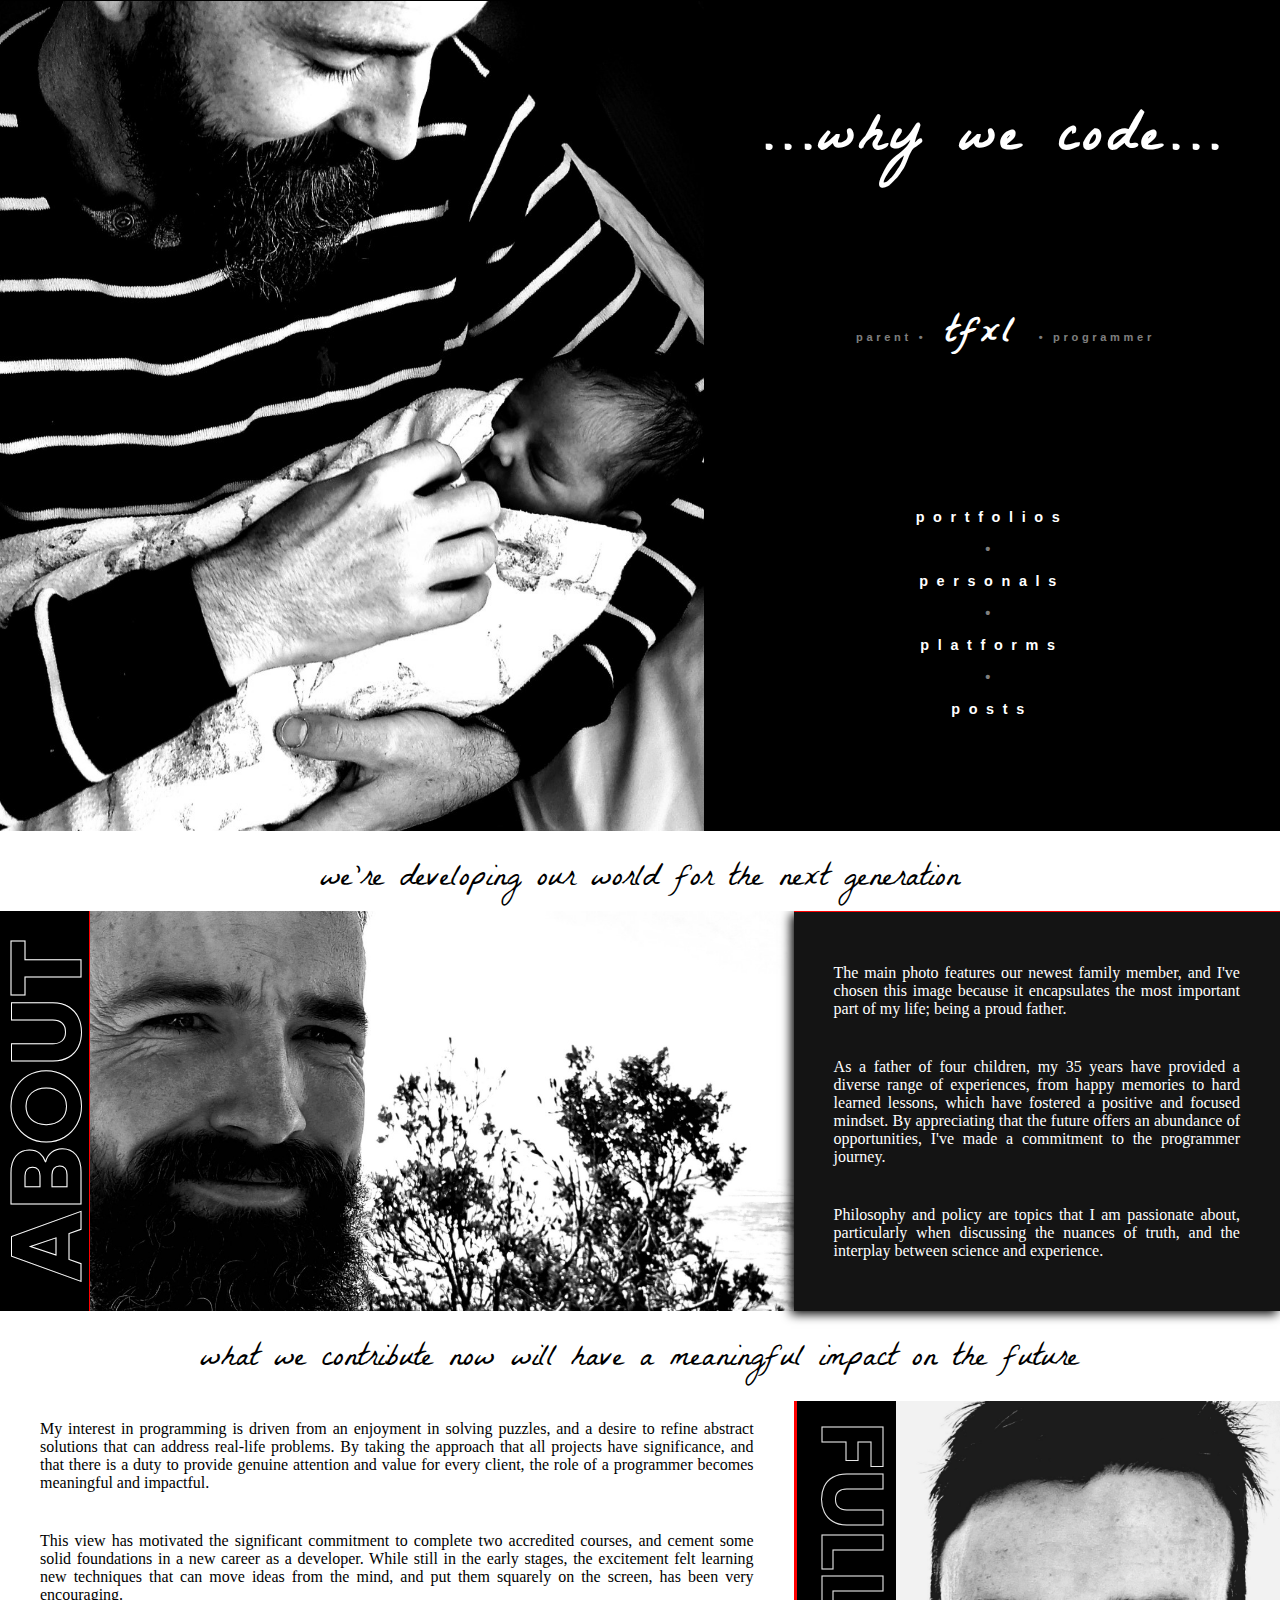
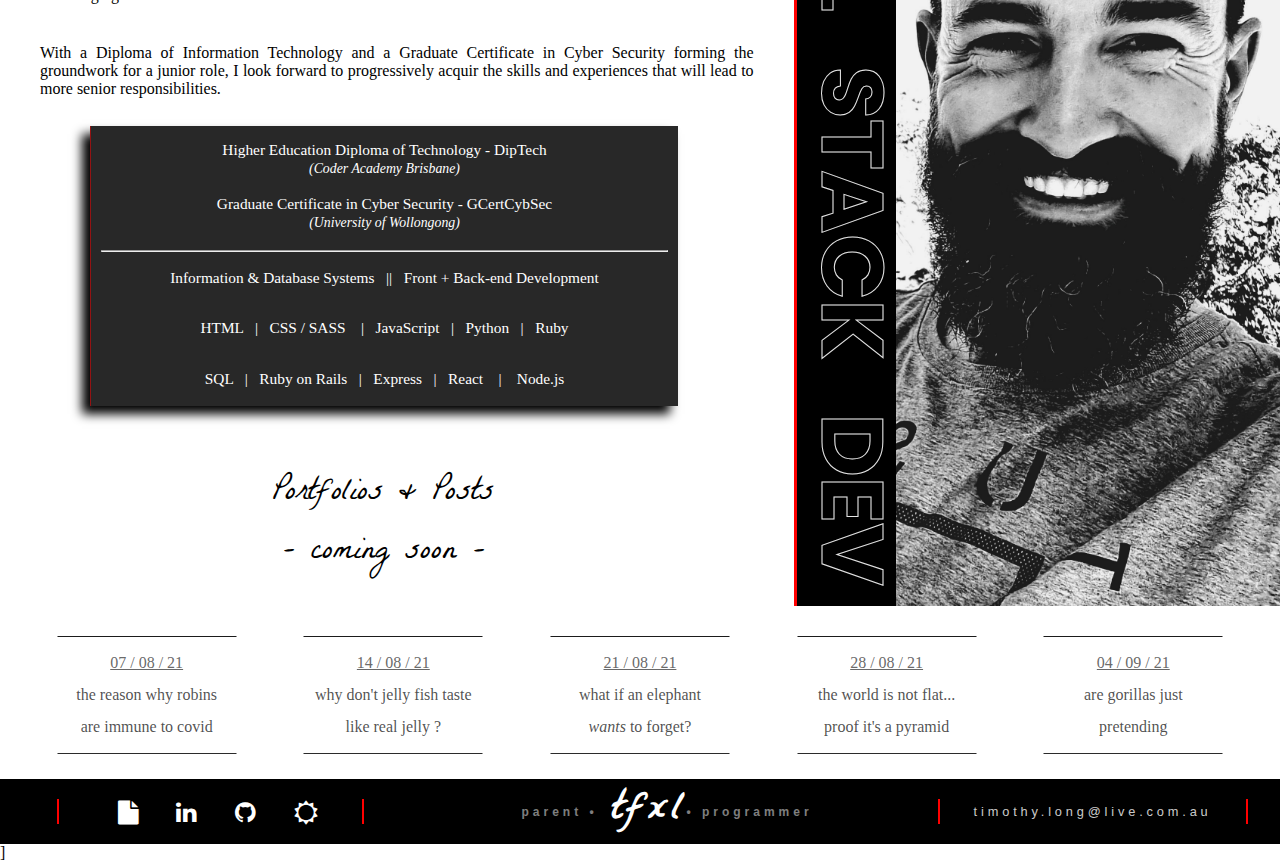
<file: index.html>
<!DOCTYPE html>
<html lang="en">

<head>
  <meta charset="UTF-8">
  <meta http-equiv="X-UA-Compatible" content="IE=edge">
  <meta name="viewport" content="width=device-width, initial-scale=1.0">

  <title>parent &#8226; tfxl &#8226; programmer</title>


  <link rel="stylesheet" href="/css/style_main_site.css" integrity="sha384-c1S304qMMQ37hQKhQDGA/2gkAa6QmbyL78xiLpIEAXds3JypPFMwHAf6MVj7Y8+6" integrity="sha512-1lk1MzzP//jNEaxXBwNvdMBZLqPQTDUqQb9IX4JP+aNSU0xTWZvNvAkbQAmMpzJPPIhEssRRjrm9CaiWsRfoaA==">

  <link rel="stylesheet" href="/css/style_responsiveness.css" integrity="P8w2f9ZkyaOQlTZXoUUu1whWHwNtUBbNjlQvPH3jKEL5ijNXE9nt80EBwran/lP2" integrity="sha512-Duz0VFFKzsfYlFJgWkrRGRRHZemtjBwAll+KrHxv8VJMVgJU8PP79+MbjMG7Uj0lyG8oOqfaqt1DTZekSg1NBw==">

  <link rel="stylesheet" href="https://cdnjs.cloudflare.com/ajax/libs/font-awesome/4.7.0/css/font-awesome.min.css" integrity="sha384-wvfXpqpZZVQGK6TAh5PVlGOfQNHSoD2xbE+QkPxCAFlNEevoEH3Sl0sibVcOQVnN" integrity="sha512-SfTiTlX6kk+qitfevl/7LibUOeJWlt9rbyDn92a1DqWOw9vWG2MFoays0sgObmWazO5BQPiFucnnEAjpAB+/Sw==" crossorigin="anonymous">
 
  <!-- Fonts are collected through google font, while standard fonts for paragraphs has been retained. This offers some serif
  styling which can be useful for longer paragraphs, while serif allows for a clean and modern text for smaller areas of 
  text, at least in this design. The google fonts are good to bring in for additional character and styling. -->
  
  <link rel="preconnect" href="https://fonts.googleapis.com"> 
  <link rel="preconnect" href="https://fonts.gstatic.com" crossorigin> 
  <link href="https://fonts.googleapis.com/css2?family=La+Belle+Aurore&family=Poppins:wght@800&display=swap" rel="stylesheet">


 
 
</head>

<body>
  

  <section id="top_of_site_section">

    <!-- This section contains a lot of components, including a header which is of primary importance in the tablet and 
    phone viewport sizes, where users are used to access to menus, and the header can follow the user through the page
    to retain the "tfxl" identity. The header is divided into it's own sections, with paragraphs used to house links for 
    greater control with styling, and the option to add text if desired. Spans within the h2 heading section, as utilised
    throughout the site, give greater control of styling individual sections of text for maximum impact, while housed in 
    a semantic h2 tag, which itself is usually within its own container -->

    <header id = "topbar">

        <section id="topbar_contact">
          <p id="topbar_my_contact">        
            <a href="https://www.w3schools.com/howto/howto_css_contact_section.asp" class="fa fa-address-card-o"></a>
          </p>   
        </section>
  
        <h2 id="topbar_heading">
          <span class="parent_span">&nbsp;&nbsp;&nbsp;&nbsp;parent &#8226;&nbsp;&nbsp;</span>
          tfxl
          <span class="programmer_span">&nbsp;&#8226;programmer</span>
        </h2>
  
        <section id="topbar_menu">
          <p><a href="https://www.w3schools.com/howto/howto_js_mobile_navbar.asp" class="fa fa-bars"></a></p>
        </section>
  
    </header>

    <!-- The encapsulating section tag ontains many components within its scope, including the above header, and the following headings 
    h1 and h2, which allow different     CSS styling and sizing, and the use of spans within the h2 menu give more customisation. 
    This has allowed the headings to be a little more elegant, and convey messaging beyond the text themselves. The section wrap 
    also gives an overall grid to work with to keep components within their own responsive sections. -->

    <h1>...why we code...</h1>

    <h2 id="identity_subheading">
      <span class="parent_span">&nbsp;&nbsp;&nbsp;&nbsp;parent &#8226;&nbsp;&nbsp; </span>
      tfxl
      <span class="programmer_span"> &#8226; programmer</span>
    </h2>
        
    <!-- A short mention that the figure tags allow semantic html, housing an image with an "alt" attribute. This forms
    the primary display on all viewports and is coupled with stylish font to create the desired effect.  -->

    <figure> 
      <img id="main_image" src ="/image/t_and_m.jpg" alt="photo of website author holding his baby">
    </figure>

    <!-- The navigation has utilised a semantic tag nav while containing multiple paragraph tags to allow control over
    styling and sizing, and let anchor tags be placed within. This helps with site navigation. Even though the main 
    site is designed to scroll through, this allows the user to jump to those sections quickly, or redirect to the 
    posts page, which is separate.  -->

    <nav id="my_nav">
      <p class="nav_item"><a href="#portfolio_statement">portfolios</a></p>
      <p class="nav_dot">&#8226;</p>
      <p class="nav_item"><a href="#heading_about">personals</a></p>
      <p class="nav_dot">&#8226;</p>
      <p class="nav_item"><a href="#socials_section">platforms</a></p>
      <p class="nav_dot">&#8226;</p>
      <p class="nav_item"><a href="#container_posts">posts</a></p>
    </nav>

    <p id="mission_statement_1">we're developing our world for the next generation</p>


  </section>

  <!-- This main section houses many semantic tags and components, and is itself the most significant part of the information
  provided in this site, compared with the more graphical initial section. As such, there are multiple containers used
  to display this text, with additional major headings , figure and img tags, and of course, paragraphs. These paragraph 
  tags have often been used multiple times to create bodies of text which can be individually styled.  -->

  <main>

    <h1 id="heading_about"><span class="rotate270">ABOUT</span></h1>

    <!-- Semantic figure and image, with the important "alt" attribute included. -->

    <figure>
      <img id="close_up_photo" src="/image/t_cropped.jpg" alt="close up photo of author's face">
    </figure>

    <!-- These "about" containers separate primarily personal and primarily professional bio information, although the content does cross
    over somewhat, which I'm happy with. However, to further individualize these ideas, the backgrounds are different colours (white/black)
    and the text is in opposite contrast. These expand in height for responsive design through CSS so as to retain the content. They are simple
    section containers with paragraphs, allowing the CSS to create further margins and responsiveness.  -->

    <section id="container_about_paragraphs">
      <p>The main photo features our newest family member, and I've chosen this image because it encapsulates the most important part of my life; being a proud father.</p>

      <p>As a father of four children, my 35 years have provided a diverse range of experiences, from happy memories to hard learned lessons, which have fostered a positive and focused mindset. 
        By appreciating that the future offers an abundance of opportunities, I've made a commitment to the programmer journey. </p>      

      <p>Philosophy and policy are topics that I am passionate about, particularly when discussing the nuances of truth, and the interplay between science and experience.</p>   
    </section>


    <section id="container_programming_paragraphs">
      <p>My interest in programming is driven from an enjoyment in solving puzzles, and a desire to refine abstract solutions that can address real-life problems.
         By taking the approach that all projects have significance, and that there is a duty to provide genuine attention and value for every client, the role of 
         a programmer becomes meaningful and impactful. 
      </p>

      <p>This view has motivated the significant commitment to complete two accredited courses, and cement some solid foundations in a new career as a developer. 
        While still in the early stages, the excitement felt learning new techniques that can move ideas from the mind, and put them squarely on 
        the screen, has been very encouraging.
      </p>
      <p>With a Diploma of Information Technology and a Graduate Certificate in Cyber Security forming the groundwork for a junior role, I look forward to progressively 
        acquir the skills and experiences that will lead to more senior responsibilities.
      </p>        
      
    </section>    
        
    <!-- Utilising a different font conveys an important message, and this paragraph has been given a "mission_statement" id (one of 2)
    In this particular presentation, I have kept the message fun, as it is suitable at this stage of development. As the page evolves
    the messaging may change, however it injects a little humour into the page before reaching the posts -->

    <p id="mission_statement_2">what we contribute now will have a meaningful impact on the future</p>

    <!-- The container for qualifications was played around with a lot, including creating expandable cards, then rotated cards and 
    finally settled on a flat, shadowed and centered within available whitespace option. This brought it back to the design That
    I was trying to achieve. Something elegant and sleek, while allowing a little character to jump through, but avoid the clutter
    that many effects (rotations/slides) etc were bringing to my design. I found this to be difficult to achieve, and chased it 
    for quite a while, before bringing it back to a simple yet, hopefully, more elegant design. It incorporates CSS for colours,
    shading, position, and contains multiple paragraphs, with a button for the link to a mock-up resume file.  -->
    
    <section id="container_qualifications">
      <p>
        Higher Education Diploma of Technology - DipTech <br><span style="font-size: 0.9em; font-style:italic">(Coder Academy Brisbane)</span><br><br>
        Graduate Certificate in Cyber Security - GCertCybSec <br><span style="font-size: 0.9em; font-style:italic">(University of Wollongong)</span>
      </p>
      <hr style="color:red; width: 100%; align-self: center">
      <p>Information & Database Systems &nbsp;&nbsp;||&nbsp;&nbsp; Front + Back-end Development</p>
      <p>
        HTML &nbsp;&nbsp;|&nbsp;&nbsp; CSS / SASS &nbsp;&nbsp; | &nbsp;&nbsp;JavaScript &nbsp;&nbsp;|&nbsp;&nbsp; Python &nbsp;&nbsp;|&nbsp;&nbsp; Ruby
      </p>
      <p>
      SQL &nbsp;&nbsp;|&nbsp;&nbsp; Ruby on Rails &nbsp;&nbsp;|&nbsp;&nbsp; Express &nbsp;&nbsp;|&nbsp;&nbsp; React &nbsp;&nbsp; | &nbsp;&nbsp; Node.js
      </p>
     
      <!-- <span style="font-size: 0.8em; color:grey; margin: 0px 0px 5px 0px"><a href="../docs/Timothy_Long_Resume.pdf" target="_blank"><button style="color:grey">resume.pdf</button></a></span> -->

      <!-- <p id="resume_link_para"> Please click <a href="../docs/Timothy_Long_Resume.pdf" target="_blank"><button> HERE</button></a> for a .pdf copy of resume</p> -->
    </section>
    

    <!-- This heading is a complicated one to style with CSS due to the movement and changing grid as the page works to be responsive.
    The h1 tag has been utilised due to the major feature on the page, that didn't quite fit a subheading, although it could arguably
    have been a h2. So, while recognising this, I have maintained it as a major heading with importance connoted.  -->
  
    <h1 id="heading_full_stack_dev"><span class="rotate90">FULL&nbsp;&nbsp;&nbsp;STACK&nbsp;&nbsp;&nbsp;DEV</span></h1>

    <p id="portfolio_statement">Portfolios & Posts <br> - coming soon -</p>

<!-- This is one of my favourite sections, as it adapted well to responsiveness sizing, 
  but namely because it was fun thinking of titles, and the potential entertainment value -->
<!--This section also contains many elements to work, including sections, anchors, paragraphs and spans. 
  It has hover effect implemented in CSS. The post pages themselves have many components to create an 
interesting and readable formate -->
    
    <section id="container_posts">
      <a href="./post1.html">
        <p>
          <span class="date_text">07 / 08 / 21</span> 
          <br> the reason why robins are immune to covid
        </p>
      </a>
      <a href="./post2.html">
        <p>
          <span class="date_text">14 / 08 / 21</span>
          <br>why don't jelly fish taste like real jelly ?
        </p>
      </a>
      <a href="./post3.html">
        <p>
          <span class="date_text">21 / 08 / 21</span> 
          <br> what if an elephant 
          <span class="italics">wants</span> to forget?
        </p>
      </a>
        <a href="./post4.html"><p>
          <span class="date_text">28 / 08 / 21</span> 
          <br> the world is not flat... proof it's a pyramid
        </p>
      </a>
      <a href="./post5.html">
        <p>
          <span class="date_text">04 / 09 / 21</span>
          <br> are gorillas just pretending
        </p>
      </a>
    </section>

    <!-- This figure features in the main section, to bring a little greyscale back into the area. It also has CSS responnsiveness.
    At one point the file moves to the side to fit within a narrow margin, obscuring part of the image, however I am happy with
    this design, where focus can be directed to the text. Figure and img tags work well here. -->

    <figure id="photo_smile">
      <img src="/image/face_2b.jpg" alt="photo of website author smiling">
    </figure>

  </main>

  <!-- The footer required multiple sections to bring it together, using CSS to add color and sizing.
  The HTML utilises a section container for the paragrahs and anchors, with the headings and spans for text styling.
  The footer container creates a semantic element that holds it all together. Furthermore the use of stylesheets to 
  bring in the information to create these icons works well within the paragraph tag and section container, allowing
  me to have greater holds over the styling -->

  <footer>

    <section id="socials_section">
      <p id="my_socials">        
        <!-- <a href="https://www.facebook.com/pages/create/?ref_type=site_footer" class="fa fa-facebook"></a> -->
        <a href="../docs/Timothy_Long_Resume.pdf" class="fa fa-file"></a>
        <a href="https://www.linkedin.com/in/tfxlong/" class="fa fa-linkedin"></a>
        <a href="https://github.com/tfxlong" class="fa fa-github"></a>
        <a href="https://surf-swap-21.herokuapp.com" class="fa fa-sun-o"></a>
       
        
        
      </p>   
    </section>

    <!-- A brief note here that the spans within the subheading allowed control over the individual styling, even if they
    do not add any further semantic importance. Given the overall encapsulation within the footer, there is enough
    guidance to allow for this.  -->

    <h2 id="footer_heading">
      <span class="parent_span">&nbsp;&nbsp;&nbsp;&nbsp;parent &#8226;&nbsp;&nbsp; </span>
      tfxl
      <span class="programmer_span"> &#8226; programmer</span>
    </h2>

    <!-- Here, the address has numbers within it, so the span allowed additional styling to better match font sizing with other
    characters. The spans are within a paragraph tage, within a section container, that belongs in the footer element. This
    gives more ability to modify stying as desired.  -->

    <section id="footer_address">
      <p>timothy.long<span id="shrink_email_numbers"></span>@live.com.au</p>
    </section>

  </footer>]


  
</body>
</html>
</file>
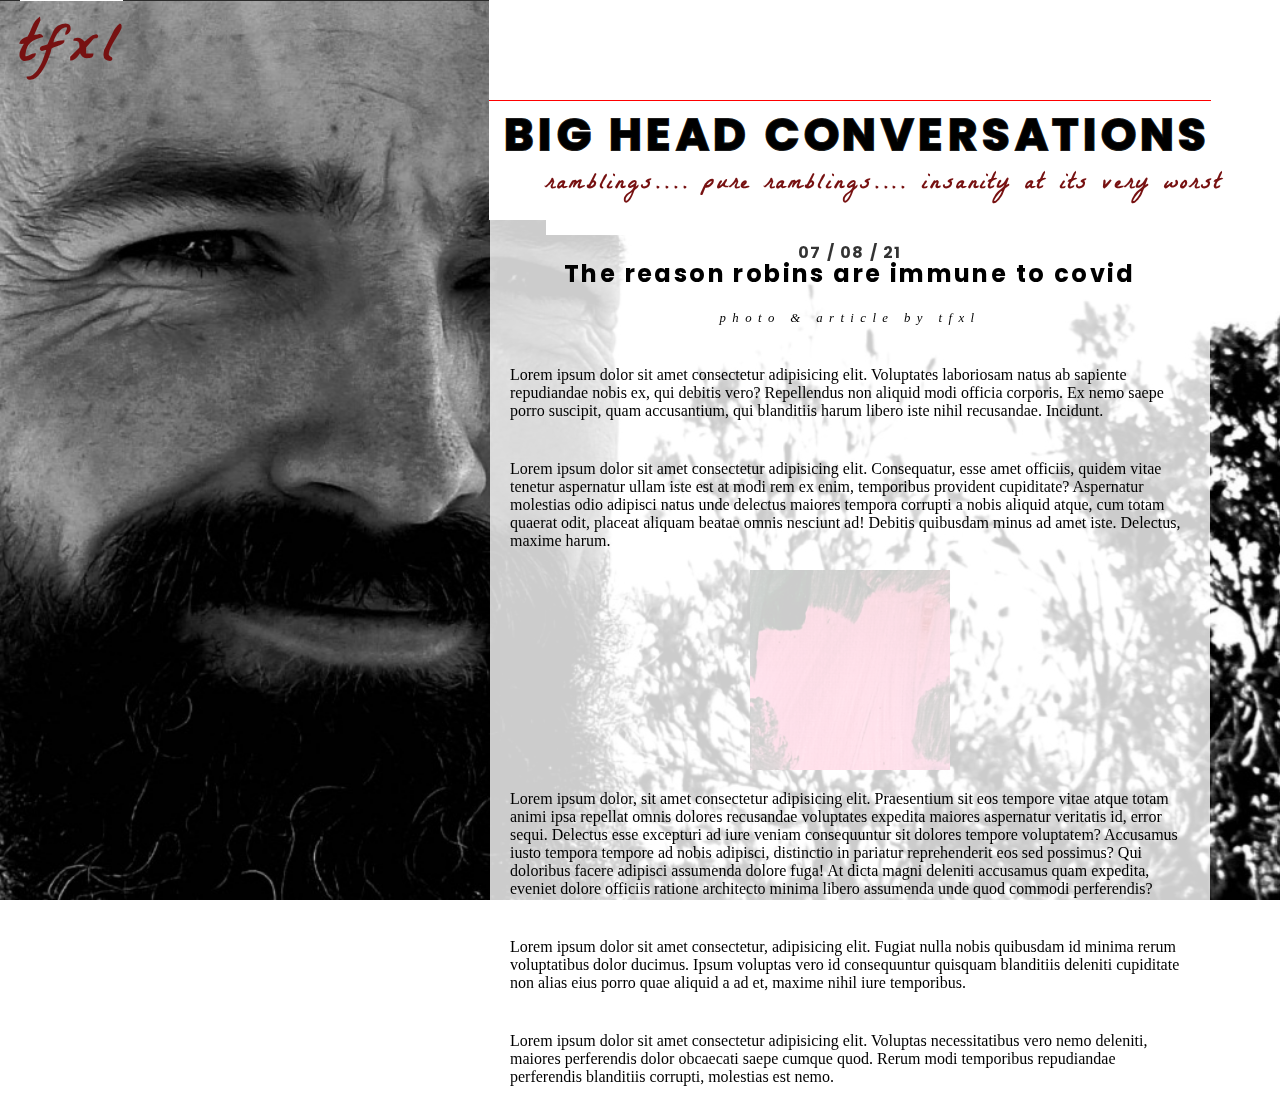
<file: post1.html>
<!DOCTYPE html>
<html lang="en">
<head>
    <meta charset="UTF-8">
    <meta http-equiv="X-UA-Compatible" content="IE=edge">
    <meta name="viewport" content="width=device-width, initial-scale=1.0">

   
   <link rel="stylesheet" href="/css/style_for_posts.css">
   <link rel="preconnect" href="https://fonts.googleapis.com"> 
   <link rel="preconnect" href="https://fonts.gstatic.com" crossorigin> 
   <link href="https://fonts.googleapis.com/css2?family=La+Belle+Aurore&family=Poppins:wght@800&display=swap" rel="stylesheet">
   <link rel="stylesheet" href="https://cdnjs.cloudflare.com/ajax/libs/font-awesome/4.7.0/css/font-awesome.min.css" integrity="sha384-wvfXpqpZZVQGK6TAh5PVlGOfQNHSoD2xbE+QkPxCAFlNEevoEH3Sl0sibVcOQVnN" integrity="sha512-SfTiTlX6kk+qitfevl/7LibUOeJWlt9rbyDn92a1DqWOw9vWG2MFoays0sgObmWazO5BQPiFucnnEAjpAB+/Sw==" crossorigin="anonymous">



    <title>Post #201</title>
</head>
<body>


  <header>
    <h2>
      tfxl
      <!-- This is an additional option for identity heading text-->
      <!-- <span class="parent_span">&#8226; parent </span>
      <span class="programmer_span"> &#8226; programmer</span> -->
    </h2>
  </header>

  <!-- This article requires many elements for headings <h1> <h2> and writing <p>, as well as the images, with the initial image having
  the important attribute "alt" utilised, and the other being a placeholder photo of a painting (works with the placeholder Lorem 
  Ipsum text at the moment) The sections are individually styled, which is useful with so many components.  -->

  <article >        

    <img src="/image/t_cropped.jpg" alt="large photo of author's face">

    <section id="transparent_top"> 
      <!-- This is utilised to create a styled section for background control, utilising a fixed heading with scrolling post.     -->
    </section>

    <section id="main_heading">
      <h1>&nbsp;BIG HEAD CONVERSATIONS </h1>         
    </section>

    <section id="sub_heading">
      <h2>ramblings.... pure ramblings.... insanity at its very worst</h2>
    </section>

    <section id="post_of_the_week">
      <h2 id="date"> 07 / 08 / 21</h2>
      <h2>The reason robins are immune to covid</h2>
      
      <p id="authoring_comment">photo & article by tfxl </p>
      <p> Lorem ipsum dolor sit amet consectetur adipisicing elit. Voluptates laboriosam natus ab sapiente repudiandae nobis ex, qui debitis vero? Repellendus non aliquid modi officia corporis. Ex nemo saepe porro suscipit, quam accusantium, qui blanditiis harum libero iste nihil recusandae. Incidunt. 
      </p>
      <p> Lorem ipsum dolor sit amet consectetur adipisicing elit. Consequatur, esse amet officiis, quidem vitae tenetur aspernatur ullam iste est at modi rem ex enim, temporibus provident cupiditate? Aspernatur molestias odio adipisci natus unde delectus maiores tempora corrupti a nobis aliquid atque, cum totam quaerat odit, placeat aliquam beatae omnis nesciunt ad! Debitis quibusdam minus ad amet iste. Delectus, maxime harum.</p>
      <figure>
          <!-- alternative use of a background image in the figure tag has been utilised, where the image is currently of a painting
          this can of course be modified if any of the posts are changed from default lorem ipsum to actual content, and the images
          can be added to fit with these updates -->
        </figure>
      <p> Lorem ipsum dolor, sit amet consectetur adipisicing elit. Praesentium sit eos tempore vitae atque totam animi ipsa repellat omnis dolores recusandae voluptates expedita maiores aspernatur veritatis id, error sequi. Delectus esse excepturi ad iure veniam consequuntur sit dolores tempore voluptatem? Accusamus iusto tempora tempore ad nobis adipisci, distinctio in pariatur reprehenderit eos sed possimus? Qui doloribus facere adipisci assumenda dolore fuga! At dicta magni deleniti accusamus quam expedita, eveniet dolore officiis ratione architecto minima libero assumenda unde quod commodi perferendis?</p>
      <p>Lorem ipsum dolor sit amet consectetur, adipisicing elit. Fugiat nulla nobis quibusdam id minima rerum voluptatibus dolor ducimus. Ipsum voluptas vero id consequuntur quisquam blanditiis deleniti cupiditate non alias eius porro quae aliquid a ad et, maxime nihil iure temporibus.</p>
      <p>Lorem ipsum dolor sit amet consectetur adipisicing elit. Voluptas necessitatibus vero nemo deleniti, maiores perferendis dolor obcaecati saepe cumque quod. Rerum modi temporibus repudiandae perferendis blanditiis corrupti, molestias est nemo.</p>
    </section>

  </article>

</body>
</html>
</file>
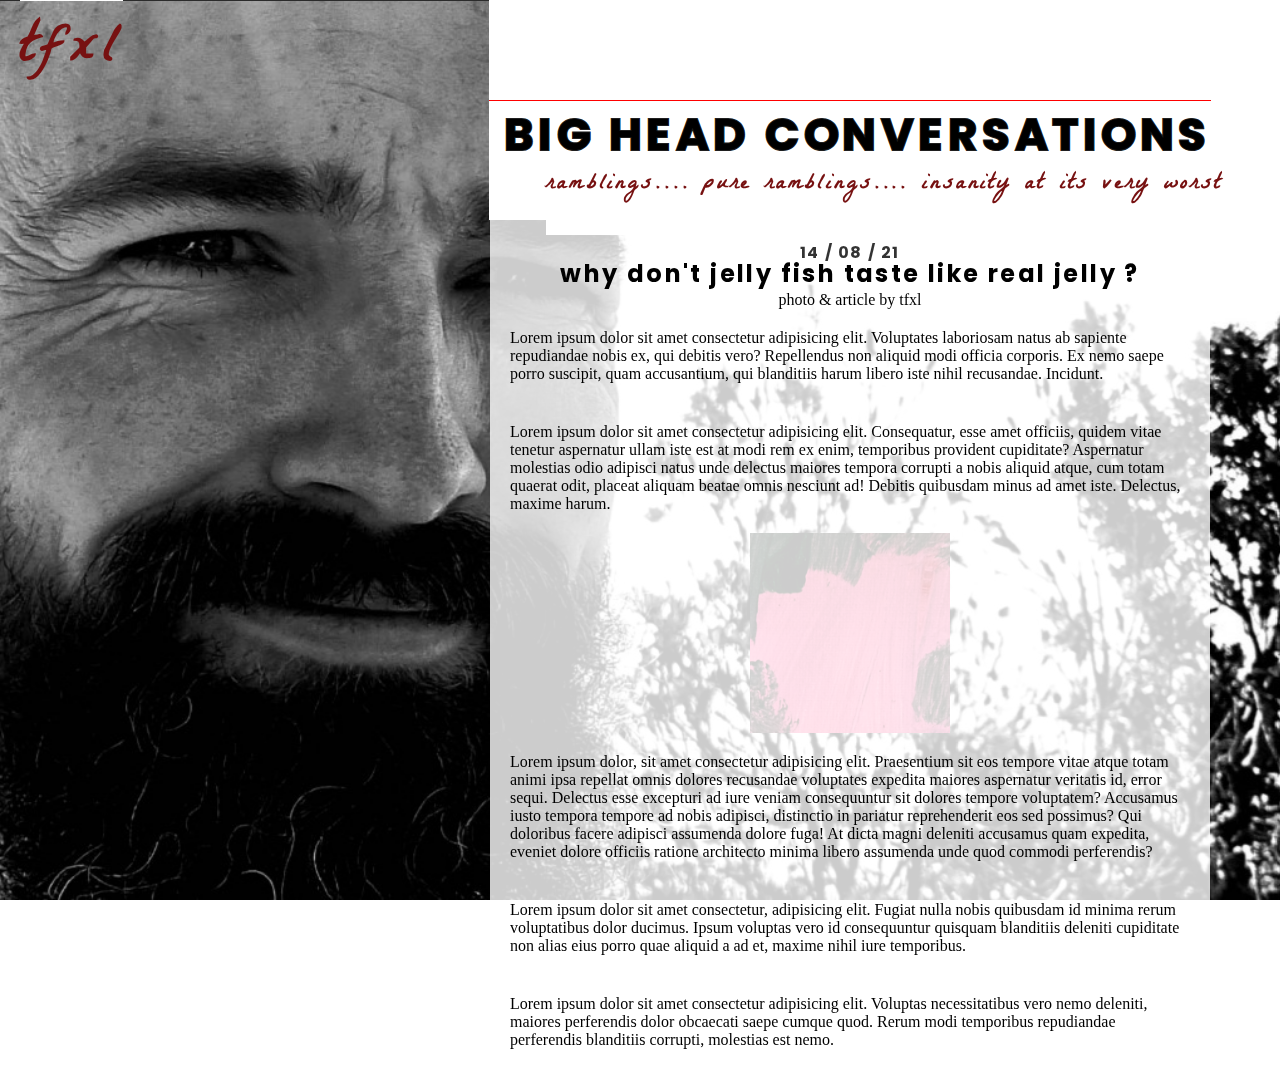
<file: post2.html>
<!DOCTYPE html>
<html lang="en">
<head>
    <meta charset="UTF-8">
    <meta http-equiv="X-UA-Compatible" content="IE=edge">
    <meta name="viewport" content="width=device-width, initial-scale=1.0">

    <link rel="stylesheet" href="/css/style_for_posts.css">
   <link rel="preconnect" href="https://fonts.googleapis.com"> 
   <link rel="preconnect" href="https://fonts.gstatic.com" crossorigin> 
   <link href="https://fonts.googleapis.com/css2?family=La+Belle+Aurore&family=Poppins:wght@800&display=swap" rel="stylesheet">
   <link rel="stylesheet" href="https://cdnjs.cloudflare.com/ajax/libs/font-awesome/4.7.0/css/font-awesome.min.css" integrity="sha384-wvfXpqpZZVQGK6TAh5PVlGOfQNHSoD2xbE+QkPxCAFlNEevoEH3Sl0sibVcOQVnN" integrity="sha512-SfTiTlX6kk+qitfevl/7LibUOeJWlt9rbyDn92a1DqWOw9vWG2MFoays0sgObmWazO5BQPiFucnnEAjpAB+/Sw==" crossorigin="anonymous">
</head>
<body>


  <header>
    <h2>
      tfxl
      <!-- OPTIONAL -->
      <!-- <span id="parent_span">&#8226; parent </span>
      <span id="programmer_span"> &#8226; programmer</span>             -->
    </h2>
  </header>

  <!-- This article requires many elements for headings <h1> <h2> and writing <p>, as well as the images, with the initial image having
  the important attribute "alt" utilised, and the other being a placeholder photo of a painting (works with the placeholder Lorem 
  Ipsum text at the moment) The sections are individually styled, which is useful with so many components.  -->

  <article >        

    <img src="/image/t_cropped.jpg" alt="large photo of author's face">

    <section id="transparent_top">
    <!-- This is utilised to create a styled section for background control, utilising a fixed heading with scrolling post.     -->    
    </section>

    <section id="main_heading">
      <h1>&nbsp;BIG HEAD CONVERSATIONS </h1>         
    </section>

    <section id="sub_heading">
      <h2>ramblings.... pure ramblings.... insanity at its very worst</h2>
    </section>

    <section id="post_of_the_week">
      <h2 id="date"> 14 / 08 / 21</h2>
      <h2>why don't jelly fish taste like real jelly ?</h2>
      
      <figcaption>photo & article by tfxl </figcaption>
      <p> Lorem ipsum dolor sit amet consectetur adipisicing elit. Voluptates laboriosam natus ab sapiente repudiandae nobis ex, qui debitis vero? Repellendus non aliquid modi officia corporis. Ex nemo saepe porro suscipit, quam accusantium, qui blanditiis harum libero iste nihil recusandae. Incidunt. 
      </p>
      <p> Lorem ipsum dolor sit amet consectetur adipisicing elit. Consequatur, esse amet officiis, quidem vitae tenetur aspernatur ullam iste est at modi rem ex enim, temporibus provident cupiditate? Aspernatur molestias odio adipisci natus unde delectus maiores tempora corrupti a nobis aliquid atque, cum totam quaerat odit, placeat aliquam beatae omnis nesciunt ad! Debitis quibusdam minus ad amet iste. Delectus, maxime harum.</p>
      <figure>
          <!-- alternative use of a background image in the figure tag has been utilised -->
        </figure>
      <p> Lorem ipsum dolor, sit amet consectetur adipisicing elit. Praesentium sit eos tempore vitae atque totam animi ipsa repellat omnis dolores recusandae voluptates expedita maiores aspernatur veritatis id, error sequi. Delectus esse excepturi ad iure veniam consequuntur sit dolores tempore voluptatem? Accusamus iusto tempora tempore ad nobis adipisci, distinctio in pariatur reprehenderit eos sed possimus? Qui doloribus facere adipisci assumenda dolore fuga! At dicta magni deleniti accusamus quam expedita, eveniet dolore officiis ratione architecto minima libero assumenda unde quod commodi perferendis?</p>
      <p>Lorem ipsum dolor sit amet consectetur, adipisicing elit. Fugiat nulla nobis quibusdam id minima rerum voluptatibus dolor ducimus. Ipsum voluptas vero id consequuntur quisquam blanditiis deleniti cupiditate non alias eius porro quae aliquid a ad et, maxime nihil iure temporibus.</p>
      <p>Lorem ipsum dolor sit amet consectetur adipisicing elit. Voluptas necessitatibus vero nemo deleniti, maiores perferendis dolor obcaecati saepe cumque quod. Rerum modi temporibus repudiandae perferendis blanditiis corrupti, molestias est nemo.</p>
    </section>

  </article>

</body>
</html>
</file>
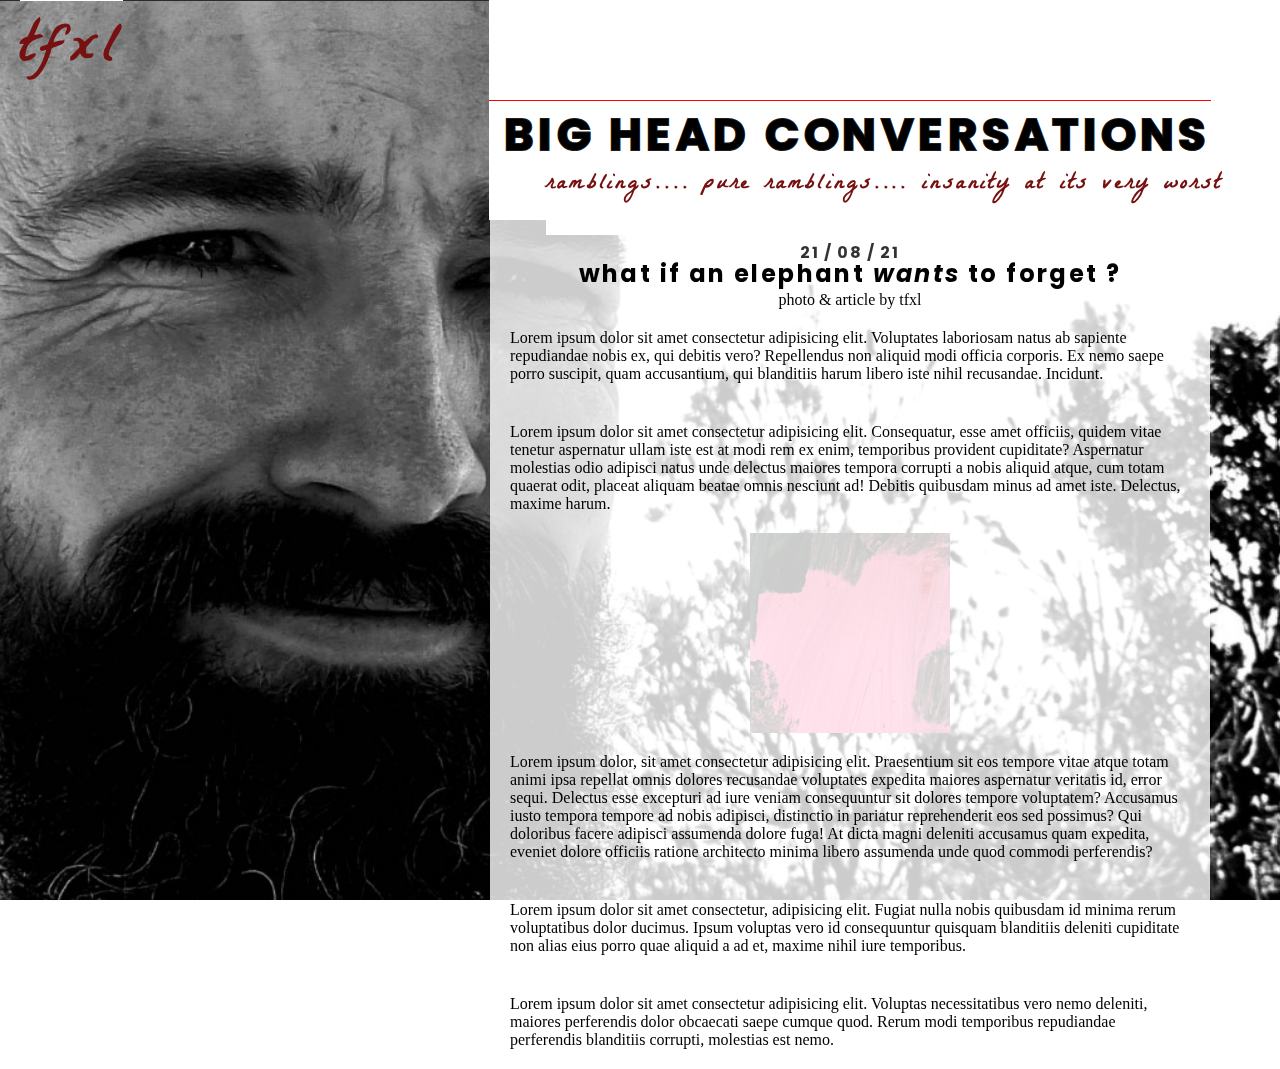
<file: post3.html>
<!DOCTYPE html>
<html lang="en">
<head>
    <meta charset="UTF-8">
    <meta http-equiv="X-UA-Compatible" content="IE=edge">
    <meta name="viewport" content="width=device-width, initial-scale=1.0">

  <link rel="stylesheet" href="/css/style_for_posts.css">
  <link rel="preconnect" href="https://fonts.googleapis.com"> 
  <link rel="preconnect" href="https://fonts.gstatic.com" crossorigin> 
  <link href="https://fonts.googleapis.com/css2?family=La+Belle+Aurore&family=Poppins:wght@800&display=swap" rel="stylesheet">
  <link rel="stylesheet" href="https://cdnjs.cloudflare.com/ajax/libs/font-awesome/4.7.0/css/font-awesome.min.css" integrity="sha384-wvfXpqpZZVQGK6TAh5PVlGOfQNHSoD2xbE+QkPxCAFlNEevoEH3Sl0sibVcOQVnN" integrity="sha512-SfTiTlX6kk+qitfevl/7LibUOeJWlt9rbyDn92a1DqWOw9vWG2MFoays0sgObmWazO5BQPiFucnnEAjpAB+/Sw==" crossorigin="anonymous">
   
  <title>Post #203</title>

</head>
<body>


  <header>
    <h2>
      tfxl
      <!-- OPTIONAL -->
      <!-- <span id="parent_span">&#8226; parent </span>
      <span id="programmer_span"> &#8226; programmer</span>             -->
    </h2>
  </header>

  <!-- This article requires many elements for headings <h1> <h2> and writing <p>, as well as the images, with the initial image having
  the important attribute "alt" utilised, and the other being a placeholder photo of a painting (works with the placeholder Lorem 
  Ipsum text at the moment) The sections are individually styled, which is useful with so many components.  -->

  <article >        

    <img src="/image/t_cropped.jpg" alt="large photo of author's face">
      <!-- This is utilised to create a styled section for background control, utilising a fixed heading with scrolling post.     -->
    <section id="transparent_top">
        
    </section>

    <section id="main_heading">
      <h1>&nbsp;BIG HEAD CONVERSATIONS </h1>         
    </section>

    <section id="sub_heading">
      <h2>ramblings.... pure ramblings.... insanity at its very worst</h2>
    </section>

    <section id="post_of_the_week">
      <h2 id="date"> 21 / 08 / 21</h2>
      <h2>what if an elephant <span class="italics">wants</span> to forget ?</h2>
      
      <figcaption>photo & article by tfxl </figcaption>
      <p> Lorem ipsum dolor sit amet consectetur adipisicing elit. Voluptates laboriosam natus ab sapiente repudiandae nobis ex, qui debitis vero? Repellendus non aliquid modi officia corporis. Ex nemo saepe porro suscipit, quam accusantium, qui blanditiis harum libero iste nihil recusandae. Incidunt. 
      </p>
      <p> Lorem ipsum dolor sit amet consectetur adipisicing elit. Consequatur, esse amet officiis, quidem vitae tenetur aspernatur ullam iste est at modi rem ex enim, temporibus provident cupiditate? Aspernatur molestias odio adipisci natus unde delectus maiores tempora corrupti a nobis aliquid atque, cum totam quaerat odit, placeat aliquam beatae omnis nesciunt ad! Debitis quibusdam minus ad amet iste. Delectus, maxime harum.</p>
      <figure>
          <!-- alternative use of a background image in the figure tag has been utilised -->
        </figure>
      <p> Lorem ipsum dolor, sit amet consectetur adipisicing elit. Praesentium sit eos tempore vitae atque totam animi ipsa repellat omnis dolores recusandae voluptates expedita maiores aspernatur veritatis id, error sequi. Delectus esse excepturi ad iure veniam consequuntur sit dolores tempore voluptatem? Accusamus iusto tempora tempore ad nobis adipisci, distinctio in pariatur reprehenderit eos sed possimus? Qui doloribus facere adipisci assumenda dolore fuga! At dicta magni deleniti accusamus quam expedita, eveniet dolore officiis ratione architecto minima libero assumenda unde quod commodi perferendis?</p>
      <p>Lorem ipsum dolor sit amet consectetur, adipisicing elit. Fugiat nulla nobis quibusdam id minima rerum voluptatibus dolor ducimus. Ipsum voluptas vero id consequuntur quisquam blanditiis deleniti cupiditate non alias eius porro quae aliquid a ad et, maxime nihil iure temporibus.</p>
      <p>Lorem ipsum dolor sit amet consectetur adipisicing elit. Voluptas necessitatibus vero nemo deleniti, maiores perferendis dolor obcaecati saepe cumque quod. Rerum modi temporibus repudiandae perferendis blanditiis corrupti, molestias est nemo.</p>
    </section>

  </article>

</body>
</html>
</file>
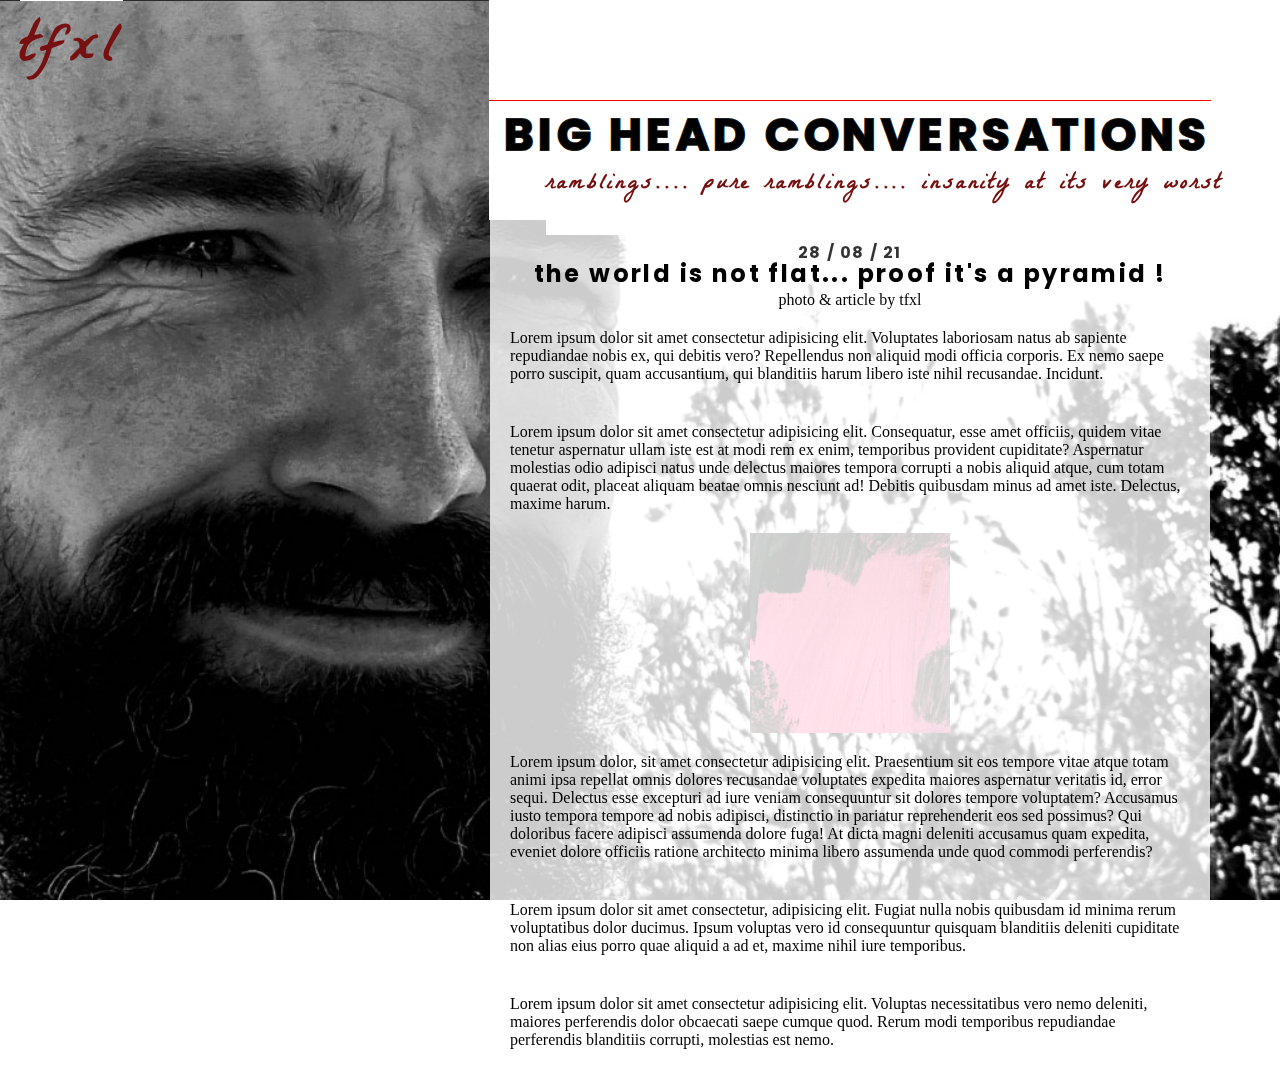
<file: post4.html>
<!DOCTYPE html>
<html lang="en">
<head>
    <meta charset="UTF-8">
    <meta http-equiv="X-UA-Compatible" content="IE=edge">
    <meta name="viewport" content="width=device-width, initial-scale=1.0">

  <link rel="stylesheet" href="/css/style_for_posts.css">
  <link rel="preconnect" href="https://fonts.googleapis.com"> 
  <link rel="preconnect" href="https://fonts.gstatic.com" crossorigin> 
  <link href="https://fonts.googleapis.com/css2?family=La+Belle+Aurore&family=Poppins:wght@800&display=swap" rel="stylesheet">
  <link rel="stylesheet" href="https://cdnjs.cloudflare.com/ajax/libs/font-awesome/4.7.0/css/font-awesome.min.css" integrity="sha384-wvfXpqpZZVQGK6TAh5PVlGOfQNHSoD2xbE+QkPxCAFlNEevoEH3Sl0sibVcOQVnN" integrity="sha512-SfTiTlX6kk+qitfevl/7LibUOeJWlt9rbyDn92a1DqWOw9vWG2MFoays0sgObmWazO5BQPiFucnnEAjpAB+/Sw==" crossorigin="anonymous">

    <title>Post #204</title>
</head>
<body>


  <header>
    <h2>
      tfxl
      <!-- OPTIONAL -->
      <!-- <span id="parent_span">&#8226; parent </span>
      <span id="programmer_span"> &#8226; programmer</span>             -->
    </h2>
  </header>

  <!-- This article requires many elements for headings <h1> <h2> and writing <p>, as well as the images, with the initial image having
  the important attribute "alt" utilised, and the other being a placeholder photo of a painting (works with the placeholder Lorem 
  Ipsum text at the moment) The sections are individually styled, which is useful with so many components.  -->

  <article >        

    <img src="/image/t_cropped.jpg" alt="large photo of author's face">
   <!-- This is utilised to create a styled section for background control, utilising a fixed heading with scrolling post.     -->
    <section id="transparent_top">
        
    </section>

    <section id="main_heading">
      <h1>&nbsp;BIG HEAD CONVERSATIONS </h1>         
    </section>

    <section id="sub_heading">
      <h2>ramblings.... pure ramblings.... insanity at its very worst</h2>
    </section>

    <section id="post_of_the_week">
      <h2 id="date"> 28 / 08 / 21</h2>
      <h2>the world is not flat... proof it's a pyramid !</h2>
      
      <figcaption>photo & article by tfxl </figcaption>
      <p> Lorem ipsum dolor sit amet consectetur adipisicing elit. Voluptates laboriosam natus ab sapiente repudiandae nobis ex, qui debitis vero? Repellendus non aliquid modi officia corporis. Ex nemo saepe porro suscipit, quam accusantium, qui blanditiis harum libero iste nihil recusandae. Incidunt. 
      </p>
      <p> Lorem ipsum dolor sit amet consectetur adipisicing elit. Consequatur, esse amet officiis, quidem vitae tenetur aspernatur ullam iste est at modi rem ex enim, temporibus provident cupiditate? Aspernatur molestias odio adipisci natus unde delectus maiores tempora corrupti a nobis aliquid atque, cum totam quaerat odit, placeat aliquam beatae omnis nesciunt ad! Debitis quibusdam minus ad amet iste. Delectus, maxime harum.</p>
      <figure>
          <!-- alternative use of a background image in the figure tag has been utilised -->
        </figure>
      <p> Lorem ipsum dolor, sit amet consectetur adipisicing elit. Praesentium sit eos tempore vitae atque totam animi ipsa repellat omnis dolores recusandae voluptates expedita maiores aspernatur veritatis id, error sequi. Delectus esse excepturi ad iure veniam consequuntur sit dolores tempore voluptatem? Accusamus iusto tempora tempore ad nobis adipisci, distinctio in pariatur reprehenderit eos sed possimus? Qui doloribus facere adipisci assumenda dolore fuga! At dicta magni deleniti accusamus quam expedita, eveniet dolore officiis ratione architecto minima libero assumenda unde quod commodi perferendis?</p>
      <p>Lorem ipsum dolor sit amet consectetur, adipisicing elit. Fugiat nulla nobis quibusdam id minima rerum voluptatibus dolor ducimus. Ipsum voluptas vero id consequuntur quisquam blanditiis deleniti cupiditate non alias eius porro quae aliquid a ad et, maxime nihil iure temporibus.</p>
      <p>Lorem ipsum dolor sit amet consectetur adipisicing elit. Voluptas necessitatibus vero nemo deleniti, maiores perferendis dolor obcaecati saepe cumque quod. Rerum modi temporibus repudiandae perferendis blanditiis corrupti, molestias est nemo.</p>
    </section>

  </article>

</body>
</html>
</file>
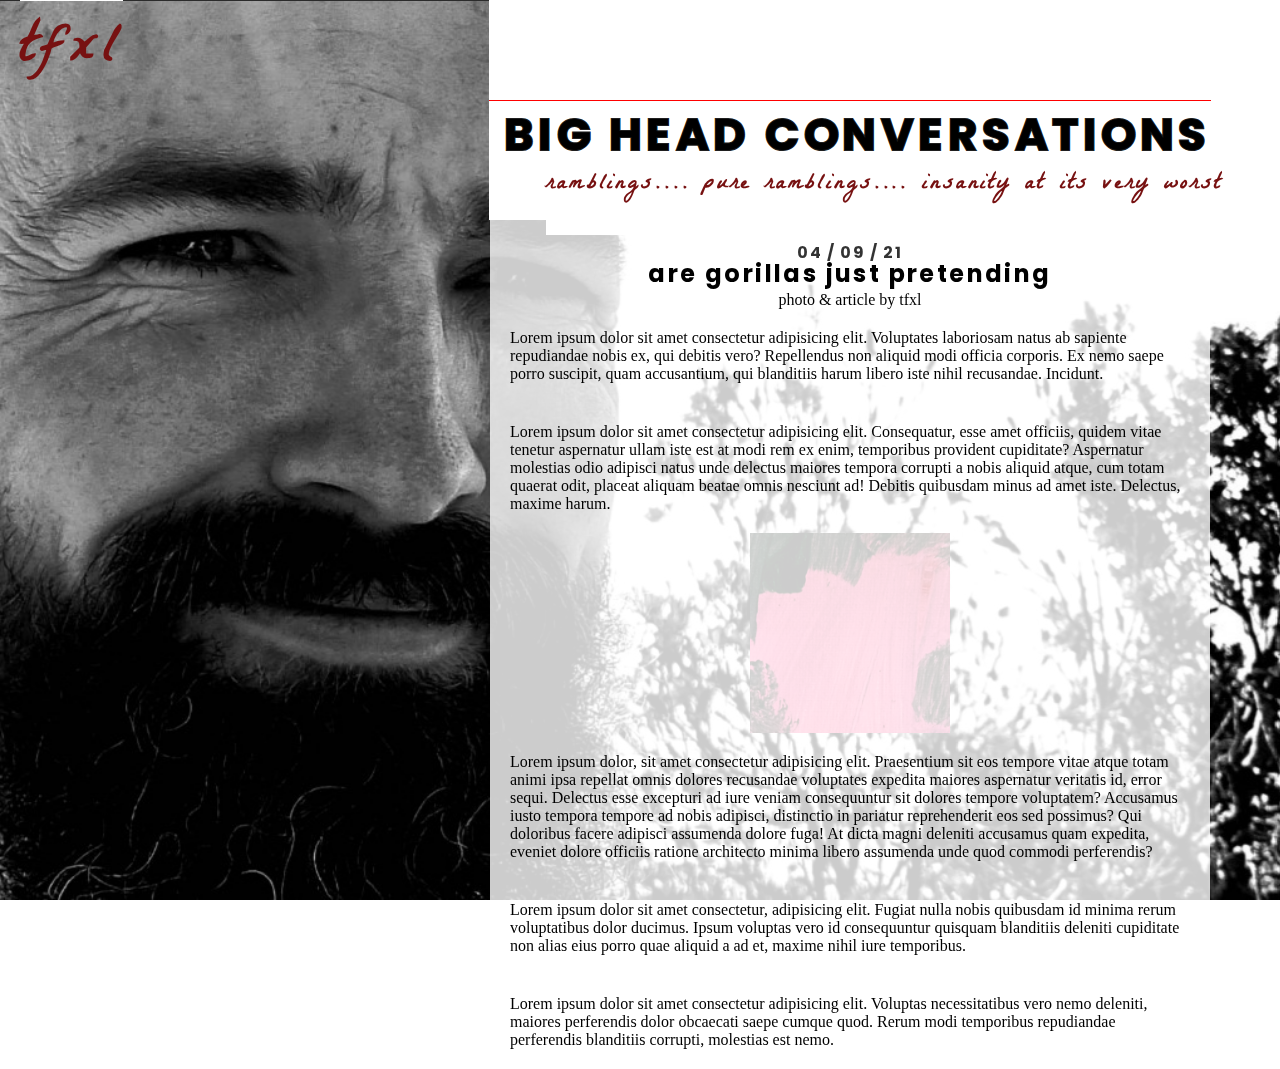
<file: post5.html>
<!DOCTYPE html>
<html lang="en">
<head>
    <meta charset="UTF-8">
    <meta http-equiv="X-UA-Compatible" content="IE=edge">
    <meta name="viewport" content="width=device-width, initial-scale=1.0">

  <link rel="stylesheet" href="/css/style_for_posts.css">
  <link rel="preconnect" href="https://fonts.googleapis.com"> 
  <link rel="preconnect" href="https://fonts.gstatic.com" crossorigin> 
  <link href="https://fonts.googleapis.com/css2?family=La+Belle+Aurore&family=Poppins:wght@800&display=swap" rel="stylesheet">
  <link rel="stylesheet" href="https://cdnjs.cloudflare.com/ajax/libs/font-awesome/4.7.0/css/font-awesome.min.css" integrity="sha384-wvfXpqpZZVQGK6TAh5PVlGOfQNHSoD2xbE+QkPxCAFlNEevoEH3Sl0sibVcOQVnN" integrity="sha512-SfTiTlX6kk+qitfevl/7LibUOeJWlt9rbyDn92a1DqWOw9vWG2MFoays0sgObmWazO5BQPiFucnnEAjpAB+/Sw==" crossorigin="anonymous">
  
   <title>Post #205</title>
</head>
<body>

  <header>
    <h2>
      tfxl
      <!-- OPTIONAL -->
      <!-- <span id="parent_span">&#8226; parent </span>
      <span id="programmer_span"> &#8226; programmer</span>             -->
    </h2>
  </header>

  <!-- This article requires many elements for headings <h1> <h2> and writing <p>, as well as the images, with the initial image having
  the important attribute "alt" utilised, and the other being a placeholder photo of a painting (works with the placeholder Lorem 
  Ipsum text at the moment) The sections are individually styled, which is useful with so many components.  -->

  <article >        

    <img src="/image/t_cropped.jpg" alt="large photo of author's face">

    <section id="transparent_top">
      <!-- This is utilised to create a styled section for background control, utilising a fixed heading with scrolling post.     -->  
    </section>

    <section id="main_heading">
      <h1>&nbsp;BIG HEAD CONVERSATIONS </h1>         
    </section>

    <section id="sub_heading">
      <h2>ramblings.... pure ramblings.... insanity at its very worst</h2>
    </section>

    <section id="post_of_the_week">
      <h2 id="date"> 04 / 09 / 21</h2>
      <h2>are gorillas just pretending</h2>
      
      <figcaption>photo & article by tfxl </figcaption>
      <p> Lorem ipsum dolor sit amet consectetur adipisicing elit. Voluptates laboriosam natus ab sapiente repudiandae nobis ex, qui debitis vero? Repellendus non aliquid modi officia corporis. Ex nemo saepe porro suscipit, quam accusantium, qui blanditiis harum libero iste nihil recusandae. Incidunt. 
      </p>
      <p> Lorem ipsum dolor sit amet consectetur adipisicing elit. Consequatur, esse amet officiis, quidem vitae tenetur aspernatur ullam iste est at modi rem ex enim, temporibus provident cupiditate? Aspernatur molestias odio adipisci natus unde delectus maiores tempora corrupti a nobis aliquid atque, cum totam quaerat odit, placeat aliquam beatae omnis nesciunt ad! Debitis quibusdam minus ad amet iste. Delectus, maxime harum.</p>
      <figure>
          <!-- alternative use of a background image in the figure tag has been utilised -->
        </figure>
      <p> Lorem ipsum dolor, sit amet consectetur adipisicing elit. Praesentium sit eos tempore vitae atque totam animi ipsa repellat omnis dolores recusandae voluptates expedita maiores aspernatur veritatis id, error sequi. Delectus esse excepturi ad iure veniam consequuntur sit dolores tempore voluptatem? Accusamus iusto tempora tempore ad nobis adipisci, distinctio in pariatur reprehenderit eos sed possimus? Qui doloribus facere adipisci assumenda dolore fuga! At dicta magni deleniti accusamus quam expedita, eveniet dolore officiis ratione architecto minima libero assumenda unde quod commodi perferendis?</p>
      <p>Lorem ipsum dolor sit amet consectetur, adipisicing elit. Fugiat nulla nobis quibusdam id minima rerum voluptatibus dolor ducimus. Ipsum voluptas vero id consequuntur quisquam blanditiis deleniti cupiditate non alias eius porro quae aliquid a ad et, maxime nihil iure temporibus.</p>
      <p>Lorem ipsum dolor sit amet consectetur adipisicing elit. Voluptas necessitatibus vero nemo deleniti, maiores perferendis dolor obcaecati saepe cumque quod. Rerum modi temporibus repudiandae perferendis blanditiis corrupti, molestias est nemo.</p>
    </section>

  </article>

</body>
</html>
</file>
<file: css/style_main_site.css>
/* There is a goal to use good class names or, more particularly with this website, carefully chosen
identity names which help for recognition on the styling. Additional commenting can assist, however
a lot of the identities are descriptively worded to assist  */

/* This resets potential built in browser settings that would otherwise impose their own margin/padding.
It also sets our box sizing to work within manageable border-box sizing. */

* {
  margin: 0;
  padding: 0;
  box-sizing: border-box;
}

/* This helps to control our styling for links */

a,
a:link,
a:active,
a:visited {
  text-decoration: none;
  color: white;
}

/* Our topbar has multiple sections that display (or not) depending on viewports. 
It is particularly important for our tablets and phones. It can be noted to hold many
components, as also noted in the HTML. */

#topbar {
  grid-column: 1 / span 2;
  grid-row: 1 / span 1;

  display: grid;
  grid-template-columns: 3% 25% 46% 25% 3%;
  grid-template-rows: 20px;
  background-color: black;

  padding: 15px;
  justify-content: space-around;

  display: none;
}

header section {
  display: flex;
  flex-direction: column;
  justify-content: center;
  padding: 0 30px;
  position: relative;
  height: 25px;
}

#topbar_contact {
  grid-column: 1 / span 1;
  grid-row: 1 / span 1;
}

#topbar_my_contact a {
  color: rgb(180, 180, 180);
  font-size: 4em;
}

#topbar_menu a {
  color: rgb(180, 180, 180);
  font-size: 3em;
}

#topbar_heading {
  grid-column: 3 / span 1;
  grid-row: 1 / span 1;
  display: flex;
  justify-content: center;
  align-items: center;

  font-size: 2.5em;
  color: white;
}

#topbar_menu {
  grid-column: 5 / span 1;
  grid-row: 1 / span 1;
  width: 100%;

  display: flex;
  justify-content: flex-start;
}

#topbar_menu p {
  position: relative;
  right: 80px;
  color: rgba(255, 255, 255, 0.8);
  font-family: Arial, Helvetica, sans-serif;

  letter-spacing: 0.3em;
  font-size: 1.5em;

  bottom: 30%;
}

/* Here is a broader container for the top part of the site. It allows control over many 
of the components as mentioned in the HTML, including headings, images and navigation */

#top_of_site_section {
  display: grid;
  grid-template-columns: 55% 45%;
  grid-template-rows: 1px 300px 80px 450px 80px;
  color: white;
  background-color: black;
  overflow: hidden;
}

#top_of_site_section figure {
  grid-column: 1 / span 1;
  grid-row: 2 / span 3;

  display: flex;
  /* width: 55%;     */
  background-color: black;
  box-shadow: -3px 5px 10px 0px rgb(0, 0, 0);
  justify-content: center;
}

#main_image {
  position: relative;
  height: 100%;
}

#top_of_site_section h1,
h2 {
  /* position: relative;   */
  font-family: "La Belle Aurore", cursive;
  letter-spacing: 0.1em;
  text-align: center;
  animation-name: slow_appear1;
  animation-duration: 5s;

  color: white;
  background-color: black;
  width: 100%;
  display: block;
}

#top_of_site_section h1 {
  grid-column: 2 / span 1;
  grid-row: 2 / span 1;
  font-size: 3.5em;
  position: relative;
  align-self: center;
  height: 100%;
  line-height: 5em;
  z-index: 1;
}

#identity_subheading {
  grid-column: 2 / span 1;
  grid-row: 3 / span 1;
  font-size: 2.3em;
  top: 180px;

  z-index: 1;
}

.parent_span,
.programmer_span {
  font-size: 0.3em;
  color: rgba(255, 255, 255, 0.5);
  font-family: Arial, Helvetica, sans-serif;
}

.parent_span:hover,
.programmer_span:hover {
  color: white;
}

/* This is an animation for our headings with a slow fade in */

@keyframes slow_appear1 {
  0% {
    color: black;
  }
  50% {
    color: rgb(116, 116, 116);
  }
  100% {
    color: white;
  }
}

/* Navigation styling, found on the top of the site (right) or near top (phone / tablet) */

#my_nav {
  grid-column: 2 / span 1;
  grid-row: 4 / span 1;
  position: relative;
  background-color: black;
  padding: 120px 0 0 0;

  justify-content: center;

  /* box-shadow: -3px 5px 10px 0px rgb(0, 0, 0); */
}

.nav_item,
.nav_dot {
  font-weight: bold;
  text-align: center;
  font-size: 0.9em;
  letter-spacing: 0.6em;
  color: rgba(255, 255, 255, 0.5);

  font-family: Arial, Helvetica, sans-serif;
  padding: 8px;
}

.nav_item:hover {
  color: white;
  font-size: 1em;
}

/* Additional slow fade into color with opacity finish for our navigation. Timed against the other keyframe. */

@keyframes slow_appear_nav {
  0% {
    color: black;
  }
  25% {
    color: black;
  }
  75% {
    color: rgb(92, 92, 92);
  }
  90% {
    color: white;
  }
  100% {
    color: rgba(255, 255, 255, 0.6);
  }
}

/* Our cursive script is styled here */

#mission_statement_1 {
  grid-column: 1 / span 2;
  grid-row: 5 / span 1;
  color: black;
  background-color: white;
}

#mission_statement_1,
#mission_statement_2,
#portfolio_statement {
  height: 100px;
  width: 100%;
  text-align: center;
  padding: 20px;
  font-size: 2em;
  font-family: "La Belle Aurore", cursive;
}

/* This is a large section which holds the majority of our content. It is worth viewing the 
HTML comments as there are many components used. It may be noted that the semantic tags and 
id's of the elements assists greatly here to identify each component section.  */

main {
  display: grid;
  width: 100%;
  grid-template-columns: 7% 46% 9% 8% 30%;
  /* grid-template-columns: 7% 43% 10% 15% 25%; */
  grid-template-rows: 400px 90px 325px 280px 200px 1fr 15px;
  overflow: hidden;
}

#heading_about {
  grid-column: 1 / span 1;
  grid-row: 1 / span 1;
  display: flex;
  z-index: 1;

  background-color: black;
  border-right: 0.5px solid red;

  font-size: 6.2em;
  font-family: "Poppins", sans-serif;
  color: rgb(255, 255, 255);
  -webkit-text-fill-color: rgb(0, 0, 0);
  -webkit-text-stroke-width: 1px;
  -webkit-text-stroke-color: rgb(255, 255, 255);
}

/* Rotation applied to our sidebar heading */

.rotate270 {
  transform: rotate(270deg);
}

main figure {
  grid-column: 2 / span 2;
  grid-row: 1 / span 1;
  display: flex;
  position: relative;
  height: 100%;
  background-color: rgba(255, 255, 255, 0.4);
  /* background-color: rgba(255, 0, 0, 0.342); */
}

/* This applies to the image found in the about section */

#t_view {
  position: relative;
  min-height: 100%;
}

/* Containers assist with the control of styling and create visual pathways */

#container_about_paragraphs {
  grid-column: 4 / span 2;
  grid-row: 1 / span 1;
  display: flex;
  flex-direction: column;
  justify-content: center;
  align-items: center;
  z-index: 1;

  min-width: 100%;
  height: 100%;
  padding: 10px 20px;
  background-color: rgb(20, 20, 20);
  border-top: 1px solid red;
  box-shadow: -3px 3px 10px 0px rgb(0, 0, 0);
}

#container_about_paragraphs p {
  margin: 20px;
  color: white;
  text-align: justify;
}

/* #mission_statement_2 {} style found in style_head.css with mission_statement_1 */
#mission_statement_2 {
  grid-column: 1 / span 5;
  grid-row: 2 / span 1;
}

#container_programming_paragraphs {
  grid-column: 1 / span 3;
  grid-row: 3 / span 1;
  width: 100%;
  height: 100%;
  display: flex;
  flex-direction: column;
  justify-content: center;
  align-items: center;
  z-index: -1;
  padding: 0px 20px 10px 20px;
}

#container_programming_paragraphs p {
  color: black;
  margin: 20px;
  text-align: justify;
}

#container_qualifications {
  grid-column: 2 / span 1;
  grid-row: 4 / span 1;
  display: flex;
  flex-wrap: wrap;

  background-color: rgb(40, 40, 40);
  padding: 0px 10px;

  border-left: 1px solid rgba(255, 0, 0, 0.507);
  box-shadow: -8px 8px 10px 0px rgb(0, 0, 0);

  position: relative;
  font-size: 1.2em;
}

#container_qualifications p {
  color: white;
  padding: 15px;
  text-align: center;
  font-size: 0.8em;
  width: 100%;
}

/* Additional rotate option for sidebar (rhs) */

.rotate90 {
  transform: rotate(90deg);
}

/* fairly significant styling for this rotated sidebar major heading */

#heading_full_stack_dev {
  display: flex;

  grid-column: 4 / span 1;
  grid-row: 3 / span 3;
  font-size: 5.4em;
  font-family: "Poppins", sans-serif;

  color: rgb(255, 255, 255);
  -webkit-text-fill-color: rgb(0, 0, 0);
  -webkit-text-stroke-width: 1px;
  -webkit-text-stroke-color: rgba(255, 255, 255, 0.9);

  background-color: black;
  border-left: 3px solid red;
  z-index: 1;

  margin-bottom: 15px;
  transform-origin: left;

  justify-content: flex-end;
  height: 100%;
  line-height: 1.5em;
}

/* Container for the posts is responsive and has a hover effect. It is simple in design but 
    this works quite well in the website to give it a professional or elegant look. The content 
    is humourous but the display is professional. */

#container_posts {
  grid-column: 1 / span 5;
  grid-row: 6 / span 1;
  width: 100%;

  display: flex;
  flex-wrap: wrap;
  justify-content: space-evenly;
  align-items: center;

  /* background-color: rgb(243, 113, 113); */
}

#container_posts p {
  text-align: center;
  color: rgba(0, 0, 0, 0.7);
  width: 180px;
  border: 1px solid rgba(255, 255, 255, 0.2);
  border-bottom: 1px solid rgb(43, 43, 43);
  border-top: 1px solid rgb(27, 27, 27);
  padding: 10px;
  margin: 30px 10px 10px 10px;
  line-height: 2;
}

#container_posts p:hover {
  border-top: 1px solid red;
  border-bottom: 1px solid red;
}

.italics {
  font-style: italic;
}
.date_text {
  color: rgba(66, 66, 66, 0.8);
  text-decoration: underline;
}

/* Only smiling photo, so works as a good identifier in this case */

#photo_smile {
  display: flex;
  justify-content: center;
  grid-column: 5 / span 1;
  grid-row: 3 / span 3;
  background-color: white;
}

#photo_smile > img {
  position: relative;
  height: 100%;
}

/* additional #mission_statement_3 {} style found in style_head.css with mission_statement_1 */
#portfolio_statement {
  grid-column: 2 / span 1;
  grid-row: 5 / span 1;
  display: flex;

  justify-content: center;
  padding: 10% 25px;
}

/* Semantic tag and descriptive element identies help locate each section here and 
    there are more comments in the HTML */

footer {
  display: grid;
  grid-template-columns: 3% 25% 46% 25% 3%;
  grid-template-rows: 25px;
  background-color: black;
  padding: 20px;
  justify-content: space-around;
}

footer section {
  display: flex;
  flex-direction: column;
  justify-content: center;
  padding: 0 30px;
  position: relative;
  border-left: 2px solid red;
  border-right: 2px solid red;
}

#socials_section {
  grid-column: 2 / span1;
  grid-row: 1 / span 1;
  width: 25%;
}

#my_socials {
  display: flex;
  justify-content: space-evenly;
  align-content: center;
}

#my_socials a {
  color: white;
  font-size: 1.5em;
}

/* Style all font awesome icons */
.fa {
  position: relative;
  padding: 20px;
  font-size: 50px;
  width: 50px;
  text-align: center;
  text-decoration: none;
  color: white;
}

#footer_heading {
  grid-column: 3 / span 1;
  grid-row: 1 / span 1;
  display: flex;
  justify-content: center;
  align-items: center;

  font-size: 2.5em;
  color: white;
}

#footer_address {
  grid-column: 4 / span 1;
  grid-row: 1 / span 1;
  width: 100%;

  display: flex;
  justify-content: center;
}

#footer_address p {
  position: relative;
  color: rgba(255, 255, 255, 0.8);
  font-family: Arial, Helvetica, sans-serif;
  margin: auto;
  letter-spacing: 0.3em;
  font-size: 0.8em;
}

#shrink_email_numbers {
  font-size: 0.9em;
}

/* This final section ensures that the anchor links behave as desired. */

a,
a:link,
a:active,
a:visited {
  text-decoration: none;
  color: white;
}
</file>
<file: css/style_responsiveness.css>
/* SIZING RESPONSIVENESS FOR TABLET AND PHONE - 
these adjust for min or max widths to work with tablets and phones.
It can be noted that there are multiple style arrangements to fit with all viewports */

@media screen and (min-width: 701px) and (max-width: 1100px) {
  article {
    /* margin: 0px 0px; */
    overflow: hidden;
  }

  #top_of_site_section {
    display: grid;
    grid-template-columns: 100%;
    grid-template-rows: 50px 100px 770px 100px 120px 400px 10px;
    background-color: black;
  }

  #topbar {
    grid-column: 1 / span 1;
    grid-row: 1 / span 1;

    display: grid;
    grid-template-columns: 13% 15% 44% 25% 3%;
    grid-template-rows: 20px;

    background-color: black;
    font-size: 0.5em;
  }

  #topbar_contact {
    grid-column: 1 / span 1;
    grid-row: 1 / span 1;
  }

  #top_of_site_section figure {
    grid-column: 1 / span 1;
    grid-row: 3 / span 1;
    justify-content: center;
    width: 100%;
  }

  #top_of_site_section h1 {
    grid-column: 1 / span 1;
    grid-row: 2 / span 1;
    font-size: 3.5em;
    color: black;
    background-color: white;
    line-height: 2em;
  }

  #mission_statement_1 {
    grid-column: 1 / span 2;
    grid-row: 4 / span 1;
    color: black;
    background-color: white;
  }

  #identity_subheading {
    grid-column: 1 / span 1;
    grid-row: 5 / span 1;
    font-size: 3.3em;
    color: white;
    background-color: black;
    padding: 45px 0 0 0;
  }

  .parent_span,
  .programmer_span {
    color: rgba(255, 255, 255, 0.5);
  }

  #my_nav {
    grid-column: 1 / span 1;
    grid-row: 6 / span 1;
    padding: 80px 0 0 0;
    background-color: black;
  }

  .nav_item,
  .nav_dot {
    font-size: 0.8em;
    padding: 12px;
  }

  .nav_item:hover {
    font-size: 0.8em;
  }

  main {
    grid-template-columns: 15% 70% 15%;
    grid-template-rows: 400px 90px 400px 325px 280px 150px 300px 1fr 15px;
    overflow: hidden;
  }

  #heading_about {
    grid-column: 1 / span 1;
    grid-row: 1 / span 1;
  }

  main figure {
    grid-column: 2 / span 2;
    grid-row: 1 / span 1;
  }

  #mission_statement_2 {
    grid-column: 1 / span 3;
    grid-row: 2 / span 1;
    font-size: 1em;
  }

  #container_about_paragraphs {
    grid-column: 1 / span 3;
    grid-row: 3 / span 1;
    padding: 0 50px;
  }

  #container_programming_paragraphs {
    grid-column: 1 / span 2;
    grid-row: 4 / span 1;
    padding: 20px 20px 10px 20px;
  }

  #heading_full_stack_dev {
    grid-column: 3 / span 1;
    grid-row: 5 / span 3;
    font-size: 4.8em;
    line-height: 2em;
  }

  #container_qualifications {
    grid-column: 1 / span 2;
    grid-row: 5 / span 1;
    margin: 25px;
  }

  #container_posts {
    grid-column: 1 / span 2;
    grid-row: 7 / span 1;
  }

  #photo_smile {
    justify-content: center;
    grid-column: 3 / span 2;
    grid-row: 4 / span 1;
  }

  #portfolio_statement {
    grid-column: 1 / span 2;
    grid-row: 6 / span 1;
    padding: 10% 25px;
  }

  footer {
    font-size: 0.5em;
  }
}

@media screen and (max-width: 700px) {
  body {
    overflow: hidden;
  }

  #top_of_site_section {
    display: grid;
    grid-template-columns: 100%;
    grid-template-rows: 50px 80px 450px 80px 120px 400px 10px;
    background-color: black;
  }

  #topbar {
    grid-column: 1 / span 1;
    grid-row: 1 / span 1;

    display: grid;
    grid-template-columns: 3% 15% 64% 15% 3%;
    grid-template-rows: 20px;

    background-color: black;
    font-size: 0.5rem;
  }

  #topbar_contact {
    grid-column: 1 / span 1;
    grid-row: 1 / span 1;
    right: 20px;
    bottom: 5px;
  }

  #topbar_my_contact a {
    color: rgb(180, 180, 180);
    font-size: 3em;
  }

  #topbar_menu {
    top: 5px;
    left: 30px;
  }

  #topbar_menu a {
    color: rgb(180, 180, 180);
    font-size: 2em;
  }

  #top_of_site_section figure {
    grid-column: 1 / span 1;
    grid-row: 3 / span 1;
    display: flex;
    justify-content: center;
    align-items: center;
    justify-content: center;
    width: 100%;
  }

  #main_image {
    position: relative;
    align-self: center;
    margin: auto auto;
  }

  #top_of_site_section h1 {
    grid-column: 1 / span 1;
    grid-row: 2 / span 1;
    font-size: 2.5em;
    color: black;
    background-color: white;
    line-height: 2em;
  }

  #mission_statement_1 {
    grid-column: 1 / span 3;
    grid-row: 4 / span 1;
    color: black;
    background-color: white;
    font-size: 1rem;
  }

  #identity_subheading {
    grid-column: 1 / span 2;
    grid-row: 5 / span 1;
    font-size: 2.5em;
    color: white;
    background-color: black;
    padding: 45px 0 0 0;
  }

  .parent_span,
  .programmer_span {
    color: rgba(255, 255, 255, 0.5);
  }

  #my_nav {
    grid-column: 1 / span 1;
    grid-row: 6 / span 1;
    padding: 80px 0 0 0;
    background-color: black;
  }

  .nav_item,
  .nav_dot {
    font-size: 0.8em;
    padding: 12px;
  }

  .nav_item:hover {
    font-size: 0.8em;
  }

  main {
    grid-template-columns: 15% 70% 15%;
    grid-template-rows: 350px 70px 450px 425px 400px 150px 300px 1fr 15px;
    overflow: hidden;
  }

  #heading_about {
    grid-column: 1 / span 1;
    grid-row: 1 / span 1;
    line-height: 0.8em;
  }

  main figure {
    grid-column: 2 / span 2;
    grid-row: 1 / span 1;
  }

  #mission_statement_2 {
    grid-column: 1 / span 3;
    grid-row: 2 / span 1;
    font-size: 0.9em;
  }

  #container_about_paragraphs {
    grid-column: 1 / span 3;
    grid-row: 3 / span 1;
    padding: 0 50px;
  }

  #container_programming_paragraphs {
    grid-column: 1 / span 2;
    grid-row: 4 / span 1;
    padding: 20px 20px 10px 20px;
  }

  #heading_full_stack_dev {
    grid-column: 3 / span 1;
    grid-row: 5 / span 4;
    font-size: 4.5em;
    line-height: 3em;
    letter-spacing: 0.2em;
  }

  #container_qualifications {
    grid-column: 1 / span 2;
    grid-row: 5 / span 1;
    margin: 25px;
  }

  #container_posts {
    grid-column: 1 / span 2;
    grid-row: 7 / span 2;
  }

  #photo_smile {
    justify-content: flex-start;
    grid-column: 3 / span 1;
    grid-row: 4 / span 1;
    background-color: green;
  }

  #portfolio_statement {
    grid-column: 1 / span 2;
    grid-row: 6 / span 1;
    padding: 5% 25px 0 25px;
    height: 100%;
  }

  footer {
    font-size: 0.5em;
    grid-template-columns: 1fr 25% 46% 25% 1fr;
    grid-template-rows: 25px;
  }

  footer section {
    border: none;
    padding: 0px 0px;
    margin: 0 0;
  }
}

/* PHONE SIZE NOW BEING CONSIDERED */

@media screen and (max-width: 500px) {
  main {
    grid-template-columns: 15% 60% 25%;
    grid-template-rows: 350px 70px 500px 600px 400px 100px 300px 1fr 15px;
    overflow: hidden;
  }

  #heading_full_stack_dev {
    display: none;
  }

  #container_qualifications {
    grid-column: 1 / span 3;
    grid-row: 5 / span 1;
    margin: 25px;
  }

  #portfolio_statement {
    grid-column: 1 / span 3;
    grid-row: 6 / span 1;
    padding: 10% 25px;
  }

  #container_posts {
    grid-column: 1 / span 3;
    grid-row: 7 / span 2;
  }

  footer {
    font-size: 0.5em;
    grid-template-columns: 50% 50%;
    grid-template-rows: 25px;
  }

  footer section {
    border: none;
    padding: 0px 0px;
    margin: 0 0;
  }

  #footer_address {
    display: none;
  }

  #socials_section {
    grid-column: 1 / span 1;
    grid-row: 1 / span 1;
    width: 50%;
  }

  #footer_heading {
    grid-column: 2 / span 1;
    grid-row: 1 / span 1;
  }
}
</file>
<file: css/style_for_posts.css>
/* Styling for the posts utilises semantic tags and id's to assist recognising the different sections.
Comments can further assist this where required. Please see HTML for further commenting.  */

/* Reset our defaults to zero with border-box option */
* {
  margin: 0;
  padding: 0;
  box-sizing: border-box;
}

.italics {
  font-style: italic;
}

/* Semantic tags allow this to be easily navigatable */

header {
  display: flex;
  position: fixed;
  background-color: rgb(43, 43, 43);
  width: 100%;
  height: 1px;
}

header h2 {
  position: relative;
  font-family: "La Belle Aurore", cursive;
  letter-spacing: 0.1em;
  text-align: justify;
  color: rgb(119, 17, 17);
  background-color: white;
  font-size: 3.5em;
  left: 20px;
}

/* These become optional if activated in HTML */

.parent_span,
.programmer_span {
  font-size: 0.3em;
  color: rgba(255, 255, 255, 0.5);
  font-family: Arial, Helvetica, sans-serif;
  position: relative;
  top: -10px;
}

.parent_span:hover,
.programmer_span:hover {
  color: white;
}

/* A grid design assists with positioning, allowing a change for responsive design 
viewports for phone and tablet. The article will encapsulate all of these  */

article {
  display: grid;
  grid-template-columns: 1fr 1px 720px 70px;
  grid-template-rows: 100px 65px 55px 800px 1fr;
}

img {
  position: fixed;
  min-height: 100%;
  z-index: -1;
}

/* Some, such as these, are placed to benefit the styling. The containers help to create
backgrounds where required to cover scrolling text for instance.  */

#transparent_top {
  grid-column: 2 / span 3;
  grid-row: 1 / span 3;
  display: flex;
  justify-content: center;
  background-color: white;
  position: sticky;
  top: 0;
}

/* Further use of identity tags allow for increased recognition to adapt styling. */

#main_heading {
  grid-column: 3 / span 1;
  grid-row: 2 / span 1;
  display: flex;
  justify-content: center;
  /* border-left: 5px solid white; */
  flex-wrap: wrap;
}

#main_heading h1 {
  font-family: "Poppins", sans-serif;
  /* -webkit-text-fill-color: rgb(255, 255, 255);  */
  -webkit-text-stroke-width: 2px;
  -webkit-text-stroke-color: rgba(0, 0, 0, 0.9);
  letter-spacing: 0.1em;
  font-size: 2.8em;
  line-height: 1.5;
  position: fixed;
  background-color: white;
  border-top: 1px solid red;
}

#sub_heading {
  grid-column: 2 / span 3;
  grid-row: 3 / span 1;
  width: 100%;
  display: flex;
  justify-content: center;
  font-family: "La Belle Aurore", cursive;
  letter-spacing: 0.2em;
  font-size: 0.9em;
  background-color: white;
}

#sub_heading h2 {
  position: fixed;
  border-bottom: 30px solid white;
  background-color: white;
  color: rgb(119, 17, 17);
  margin: 0 20px 0 20px;
}

#post_of_the_week {
  grid-column: 3 / span 1;
  grid-row: 4 / span 2;

  display: flex;
  flex-wrap: wrap;
  justify-content: center;

  height: 100%;
  width: 100%;

  background-color: rgba(255, 255, 255, 0.8);
}

/* This is a suitable set of identies with semantic children to follow on the page. */

#post_of_the_week h2 {
  width: 100%;
  text-align: center;
  font-family: "Poppins", sans-serif;
  letter-spacing: 0.1em;
}

#post_of_the_week figure {
  display: flex;

  width: 200px;
  height: 200px;
  background-color: red;
  z-index: 100;
  background-image: url(/image/post_filler_photo.jpg);
  background-size: cover;
  z-index: -1;
}

#authoring_comment {
  width: 100%;
  text-align: center;
  font-style: italic;
  font-size: 0.8rem;
  letter-spacing: 0.5em;
}

#post_of_the_week p {
  padding: 20px;
}

#date {
  font-size: 1em;
  line-height: 0.4;
  padding-top: 20px;
  color: rgba(0, 0, 0, 0.8);
  margin-top: 10px;
}

/* This is where the responsive design is able to modify the display for tablet and phone.
The characteristic changes are evident with semantic tags and identities or classes. It can
be noted that there are multiple widths used to best respond to multiple device widths */

@media screen and (max-width: 1000px) {
  header {
    z-index: 1;
    position: fixed;
    width: 100%;
    justify-content: center;
  }

  .parent_span,
  .programmer_span {
    display: none;
  }

  article {
    display: grid;
    grid-template-columns: 5% 90% 5%;
    grid-template-rows: 100px 65px 55px 800px 1fr;
  }

  img {
    display: none;
  }

  #transparent_top {
    grid-column: 2 / span 1;
    grid-row: 1 / span 3;
  }

  #main_heading {
    grid-column: 2 / span 1;
    grid-row: 2 / span 1;
  }

  #main_heading h1 {
    letter-spacing: 0.1em;
    font-size: 2.8em;
    line-height: 1.5;
  }

  #sub_heading {
    grid-column: 2 / span 1;
    grid-row: 3 / span 1;
    letter-spacing: 0.2em;
    font-size: 0.9em;
  }

  #post_of_the_week {
    grid-column: 2 / span 1;
    grid-row: 4 / span 1;
    padding: 10px 50px 0px 50px;
    text-align: justify;
  }
}

@media screen and (max-width: 730px) {
  #main_heading h1 {
    letter-spacing: 0.1em;
    font-size: 2.2em;
    line-height: 1.5;
  }

  #sub_heading h2 {
    font-size: 1.18em;
  }

  #post_of_the_week {
    grid-column: 2 / span 1;
    grid-row: 4 / span 1;
    padding: 10px 20px 0px 20px;
  }

  #transparent_top {
    grid-column: 2 / span 1;
    grid-row: 1 / span 3;
    background-color: white;
    position: sticky;
    top: 0;
  }
}

@media screen and (max-width: 600px) {
  #main_heading h1 {
    letter-spacing: 0.1em;
    font-size: 1.8em;
    line-height: 3.5;
  }

  #post_of_the_week {
    grid-column: 2 / span 1;
    grid-row: 4 / span 1;
    padding: 10px 10px 0px 10px;
  }
}

@media screen and (max-width: 600px) {
  #main_heading h1 {
    letter-spacing: 0.1em;
    font-size: 1.4em;
    line-height: 3.5;
  }

  #sub_heading h2 {
    font-size: 1.2em;
  }

  #post_of_the_week {
    grid-column: 2 / span 1;
    grid-row: 4 / span 1;
    padding: 10px 10px 0px 10px;
  }

  #date {
    margin-top: 30px;
  }
}
</file>
